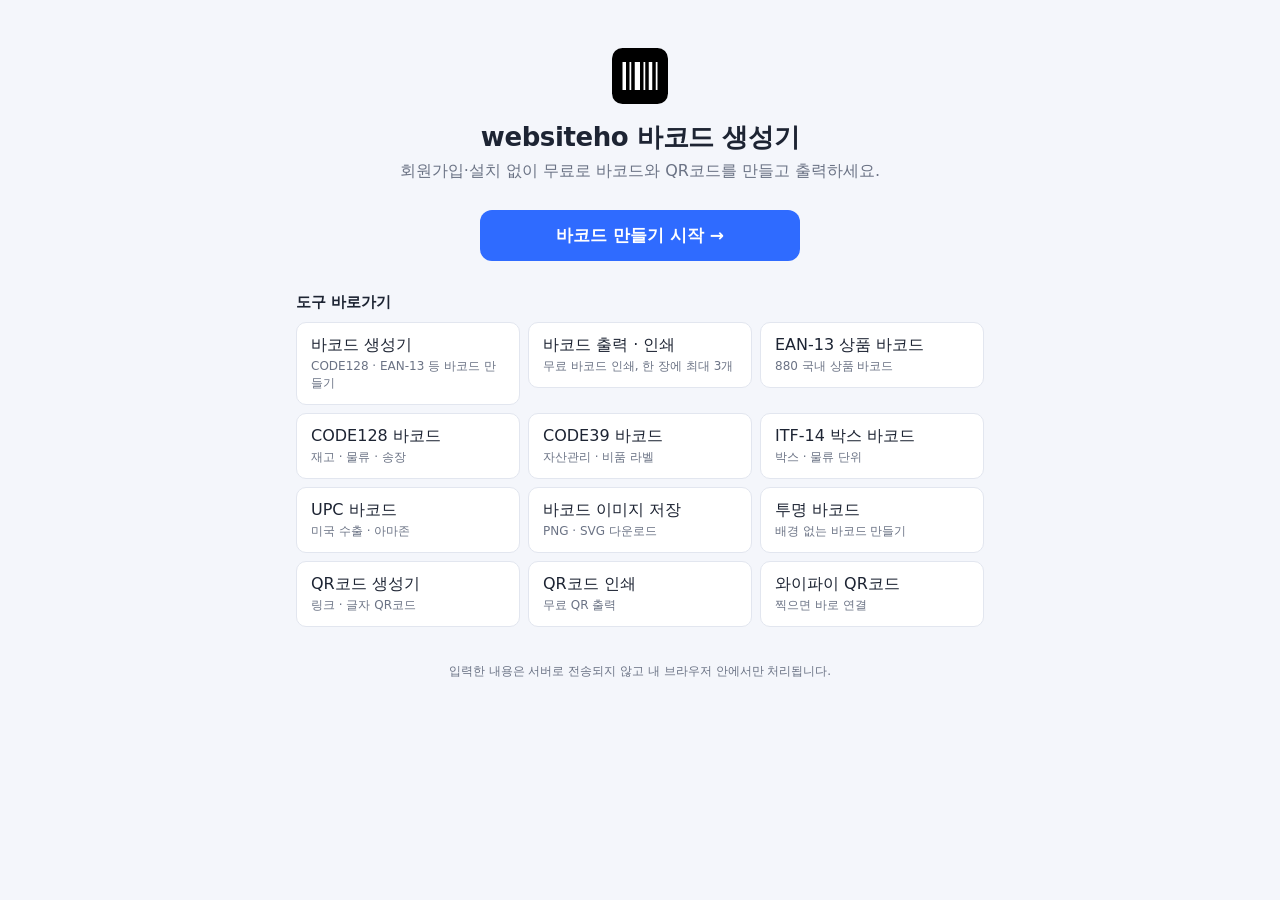
<file: _build/root/index.html>
<!DOCTYPE html>
<html lang="ko">
<head>
  <meta charset="UTF-8" />
  <meta name="viewport" content="width=device-width, initial-scale=1.0" />
  <title>websiteho 바코드 생성기 - 무료 바코드 · QR코드 만들기</title>
  <meta name="description" content="회원가입·설치 없이 무료로 바코드와 QR코드를 만들고 출력하세요. EAN-13 상품 바코드, CODE128, 투명 바코드, 와이파이 QR코드까지." />
  <link rel="canonical" href="https://websiteho.github.io/" />
  <meta property="og:type" content="website" />
  <meta property="og:locale" content="ko_KR" />
  <meta property="og:site_name" content="websiteho 바코드 생성기" />
  <meta property="og:url" content="https://websiteho.github.io/" />
  <meta property="og:title" content="websiteho 바코드 생성기 - 무료 바코드 · QR코드 만들기" />
  <meta property="og:description" content="회원가입·설치 없이 무료로 바코드와 QR코드를 만들고 출력하세요." />

  <!-- 검색 결과 아이콘(파비콘): 구글은 이 홈페이지에 적힌 아이콘만 사용 -->
  <link rel="icon" href="/favicon.ico" sizes="48x48" />
  <link rel="icon" href="/favicon.svg" type="image/svg+xml" />
  <link rel="apple-touch-icon" href="/apple-touch-icon.png" />

  <!-- 검색 결과 사이트 이름 -->
  <script type="application/ld+json">
  {
    "@context": "https://schema.org",
    "@type": "WebSite",
    "name": "websiteho 바코드 생성기",
    "alternateName": ["바코드 생성기", "websiteho"],
    "url": "https://websiteho.github.io/"
  }
  </script>
  <style>
    :root { --ink: #1d2433; --muted: #6b7385; --line: #e2e6ef; --brand: #2f6bff; }
    * { box-sizing: border-box; }
    body { margin: 0; font-family: "Pretendard", "Apple SD Gothic Neo", "Malgun Gothic", system-ui, sans-serif; background: #f4f6fb; color: var(--ink); }
    .wrap { max-width: 720px; margin: 0 auto; padding: 48px 16px; }
    header { text-align: center; margin-bottom: 28px; }
    header img { width: 56px; height: 56px; }
    h1 { font-size: 26px; margin: 12px 0 6px; letter-spacing: -0.4px; }
    header p { margin: 0; color: var(--muted); }
    .cta { display: block; text-align: center; margin: 24px auto 32px; max-width: 320px; padding: 14px 0; border-radius: 12px;
           background: var(--brand); color: #fff; font-weight: 700; text-decoration: none; font-size: 17px; }
    h2 { font-size: 15px; margin: 0 0 10px; }
    ul { list-style: none; padding: 0; margin: 0; display: grid; grid-template-columns: repeat(auto-fill, minmax(200px, 1fr)); gap: 8px; }
    li a { display: block; padding: 12px 14px; background: #fff; border: 1px solid var(--line); border-radius: 10px; color: var(--ink); text-decoration: none; }
    li a:hover { border-color: var(--brand); color: var(--brand); }
    li small { display: block; color: var(--muted); font-size: 12px; margin-top: 2px; }
    footer { text-align: center; color: var(--muted); font-size: 12px; margin-top: 36px; }
  </style>
</head>
<body>
  <div class="wrap">
    <header>
      <img src="/favicon.svg" alt="" />
      <h1>websiteho 바코드 생성기</h1>
      <p>회원가입·설치 없이 무료로 바코드와 QR코드를 만들고 출력하세요.</p>
    </header>

    <a class="cta" href="/barcode-qr-maker/">바코드 만들기 시작 →</a>

    <h2>도구 바로가기</h2>
    <ul>
      <li><a href="/barcode-qr-maker/">바코드 생성기<small>CODE128 · EAN-13 등 바코드 만들기</small></a></li>
      <li><a href="/barcode-qr-maker/barcode-print/">바코드 출력 · 인쇄<small>무료 바코드 인쇄, 한 장에 최대 3개</small></a></li>
      <li><a href="/barcode-qr-maker/ean13/">EAN-13 상품 바코드<small>880 국내 상품 바코드</small></a></li>
      <li><a href="/barcode-qr-maker/code128/">CODE128 바코드<small>재고 · 물류 · 송장</small></a></li>
      <li><a href="/barcode-qr-maker/code39/">CODE39 바코드<small>자산관리 · 비품 라벨</small></a></li>
      <li><a href="/barcode-qr-maker/itf14/">ITF-14 박스 바코드<small>박스 · 물류 단위</small></a></li>
      <li><a href="/barcode-qr-maker/upc/">UPC 바코드<small>미국 수출 · 아마존</small></a></li>
      <li><a href="/barcode-qr-maker/barcode-image/">바코드 이미지 저장<small>PNG · SVG 다운로드</small></a></li>
      <li><a href="/barcode-qr-maker/transparent-barcode/">투명 바코드<small>배경 없는 바코드 만들기</small></a></li>
      <li><a href="/barcode-qr-maker/qr-code/">QR코드 생성기<small>링크 · 글자 QR코드</small></a></li>
      <li><a href="/barcode-qr-maker/qr-print/">QR코드 인쇄<small>무료 QR 출력</small></a></li>
      <li><a href="/barcode-qr-maker/wifi-qr/">와이파이 QR코드<small>찍으면 바로 연결</small></a></li>
    </ul>

    <footer>입력한 내용은 서버로 전송되지 않고 내 브라우저 안에서만 처리됩니다.</footer>
  </div>
</body>
</html>
</file>
